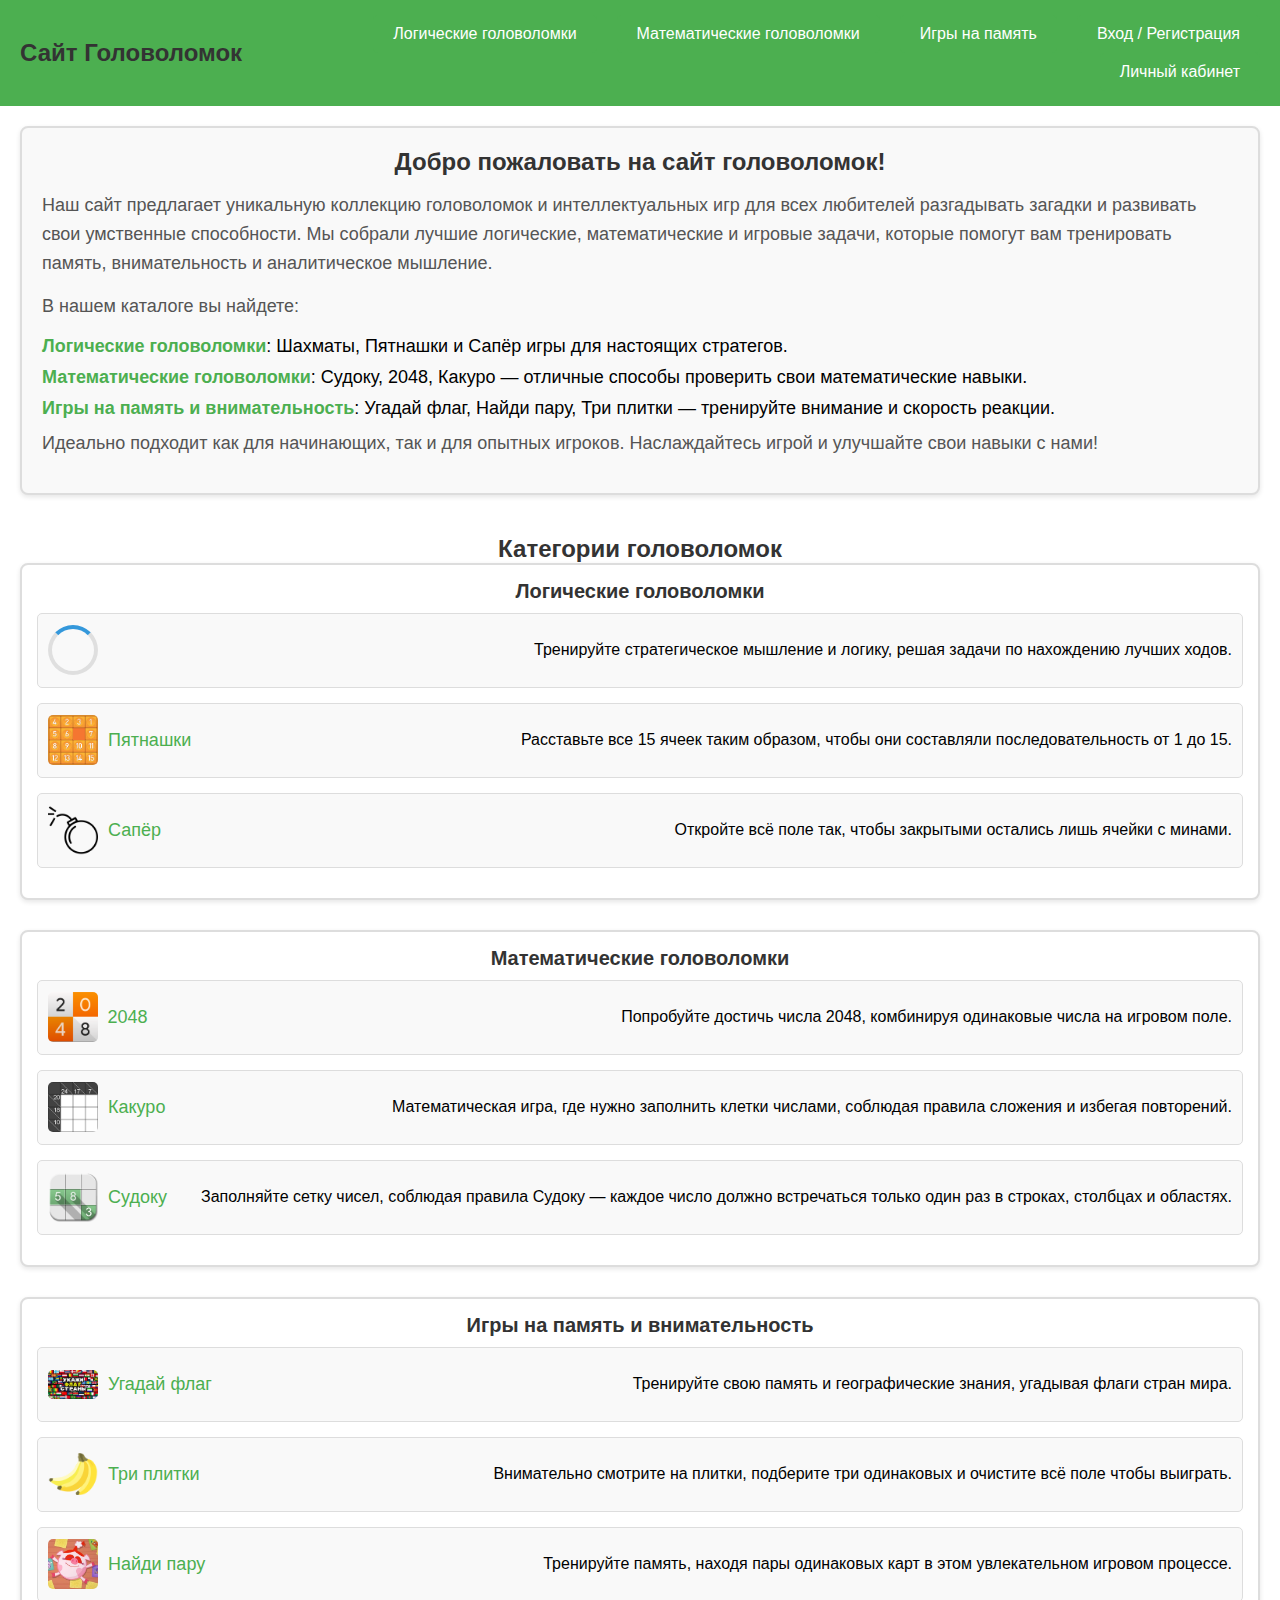
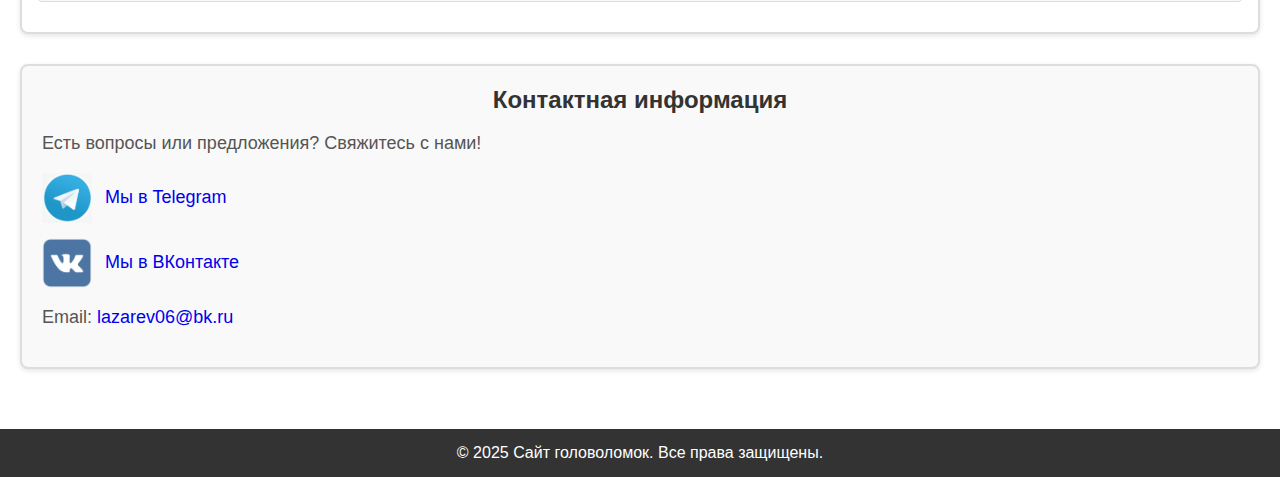
<file: index.html>
<!DOCTYPE html>
<html lang="ru">
<head>
    <meta charset="UTF-8">
    <meta name="viewport" content="width=device-width, initial-scale=1.0">
    <title>Сайт головоломок</title>
    <link rel="stylesheet" href="index.css">
</head>
<body>
    <header>
        <div class="navbar">
            <h1>Сайт Головоломок</h1>
            <nav>
                <ul>
                    <li><a href="#logic" class="btn">Логические головоломки</a></li>
                    <li><a href="#math" class="btn">Математические головоломки</a></li>
                    <li><a href="#memory" class="btn">Игры на память</a></li>
                    <!-- Кнопка, которая ведет либо на страницу входа, либо на страницу регистрации -->
                    <li><a href="registration.html" class="btn">Вход / Регистрация</a></li>
                    <li><a href="profile.html" class="btn">Личный кабинет</a></li>
                </ul>
            </nav>
        </div>
    </header>

    <main>
        <section class="description">
            <h2>Добро пожаловать на сайт головоломок!</h2>
            <p>Наш сайт предлагает уникальную коллекцию головоломок и интеллектуальных игр для всех любителей разгадывать загадки и развивать свои умственные способности. Мы собрали лучшие логические, математические и игровые задачи, которые помогут вам тренировать память, внимательность и аналитическое мышление.</p>
            <p>В нашем каталоге вы найдете:</p>
            <ul>
                <li><strong>Логические головоломки</strong>: Шахматы, Пятнашки и Сапёр игры для настоящих стратегов.</li>
                <li><strong>Математические головоломки</strong>: Судоку, 2048, Какуро — отличные способы проверить свои математические навыки.</li>
                <li><strong>Игры на память и внимательность</strong>: Угадай флаг, Найди пару, Три плитки — тренируйте внимание и скорость реакции.</li>
            </ul>
            <p>Идеально подходит как для начинающих, так и для опытных игроков. Наслаждайтесь игрой и улучшайте свои навыки с нами!</p>
        </section>
        <section class="categories">
            <h2>Категории головоломок</h2>
            <div class="category" id="logic">
                <h3>Логические головоломки</h3>
                <ul>
                    <li>        
                        <div class="loader"></div>
                        <a href="https://lichess.org/training/daily">
                        <div class="card-content">
                        <img src="images/chess.png" alt="Шахматы" class="img">Шахматы
                        </div>
                        </a>
                        <p>Тренируйте стратегическое мышление и логику, решая задачи по нахождению лучших ходов.</p>
                    </li>
                    <li>
                        <a href="https://tictactoefree.com/ru/pyatnashki/">
                        <img src="images/pyat.jpg" alt="Пятнашки" class="img">Пятнашки
                        </a>
                        <p>Расставьте все 15 ячеек таким образом, чтобы они составляли последовательность от 1 до 15.</p>
                    </li>
                    <li>
                        <a href="https://www.minesweeperonline.com/">
                        <img src="images/saper.png" alt="Сапёр" class="img">Сапёр
                        </a>
                        <p>Откройте всё поле так, чтобы закрытыми остались лишь ячейки с минами.</p>
                    </li>
                </ul>
            </div>

            <div class="category" id="math">
                <h3>Математические головоломки</h3>
                <ul>
                    <li>
                        <a href="https://2048game.com/">
                        <img src="images/2048.png" alt="2048" class="img">2048
                        </a>
                        <p>Попробуйте достичь числа 2048, комбинируя одинаковые числа на игровом поле.</p>
                    </li>
                    <li>
                        <a href="https://www.kakuro.com/">
                        <img src="images/kakuro.png" alt="Какуро" class="img">Какуро
                        </a>
                        <p>Математическая игра, где нужно заполнить клетки числами, соблюдая правила сложения и избегая повторений.</p>
                    </li>
                    <li>
                        <a href="https://sudoku.com/">
                        <img src="images/sudoku.png" alt="Судоку" class="img">Судоку
                        </a>
                        <p>Заполняйте сетку чисел, соблюдая правила Судоку — каждое число должно встречаться только один раз в строках, столбцах и областях.</p>
                    </li>
                </ul>
            </div>

            <div class="category" id="memory">
                <h3>Игры на память и внимательность</h3>
                <ul>
                    <li>
                        <a href="https://yandex.ru/games/app/182765">
                        <img src="images/flag.jfif" alt="Флаги стран" class="img">Угадай флаг
                        </a>
                        <p>Тренируйте свою память и географические знания, угадывая флаги стран мира.</p>
                    </li>
                    <li>
                        <a href="https://yandex.ru/games/app/387959">
                        <img src="images/3v.png" alt="Три плитки" class="img">Три плитки
                        </a>
                        <p>Внимательно смотрите на плитки, подберите три одинаковых и очистите всё поле чтобы выиграть.</p>
                    </li>
                    <li>
                        <a href="https://yandex.ru/games/app/184907">
                        <img src="images/pam.webp" alt="Найди пару" class="img">Найди пару
                        </a>
                        <p>Тренируйте память, находя пары одинаковых карт в этом увлекательном игровом процессе.</p>
                    </li>
                </ul>
            </div>
        </section>
        <section class="about" id="about">
            <h2>Контактная информация</h2>
            <p>Есть вопросы или предложения? Свяжитесь с нами!</p>
            
            <p>
                <a href="#" class="social-link">
                    <img src="images/tg.jpg" alt="Telegram" class="icon"> Мы в Telegram
                </a>
            </p>
            <p>
                <a href="#" class="social-link">
                    <img src="images/vk.png" alt="VK" class="icon"> Мы в ВКонтакте
                </a>
            </p>
        
            <p>Email: <a href="#" class="email-link">lazarev06@bk.ru</a></p>
        </section>
    </main>

    <footer>
        <p>&copy; 2025 Сайт головоломок. Все права защищены.</p>
    </footer>
</body>
</html>
</file>
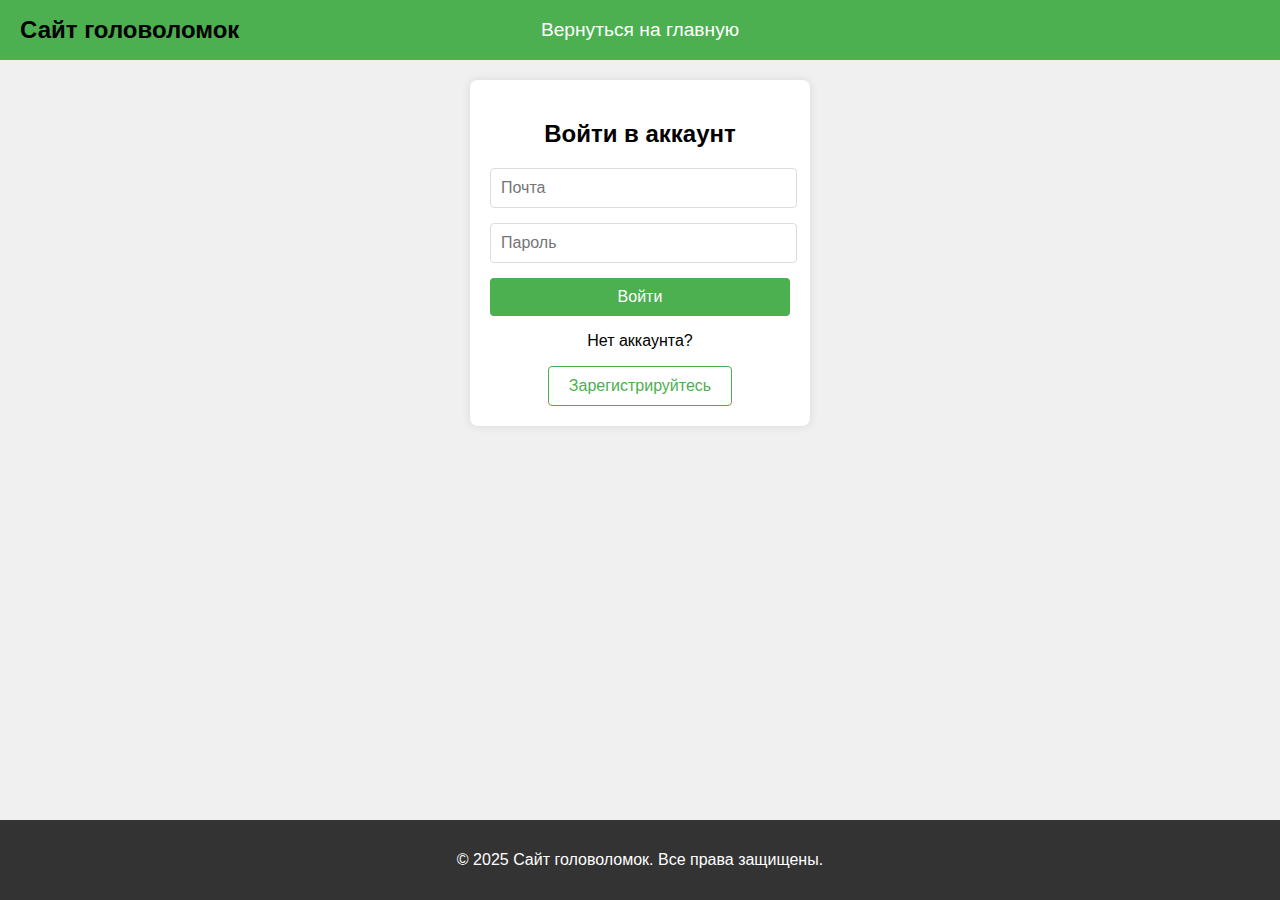
<file: login.html>
<!DOCTYPE html>
<html lang="ru">
<head>
    <meta charset="UTF-8">
    <meta name="viewport" content="width=device-width, initial-scale=1.0">
    <title>Войти</title>
    <link rel="stylesheet" href="login.css">
</head>
<body>
    <header>
        <div class="header-container">
            <h1>Сайт головоломок</h1>
            <a href="index.html" class="back-button">Вернуться на главную</a>
        </div>
    </header>
    
    <div class="login-container">
        <h2>Войти в аккаунт</h2>
        <form action="profile.html" method="get">
            <input type="text" name="username" placeholder="Почта" required>
            <input type="password" name="password" placeholder="Пароль" required>
            <button type="submit">Войти</button>
        </form>
        <p>Нет аккаунта?</p>
        <a href="registration.html" class="reg-button">Зарегистрируйтесь</a>
    </div>
    <footer>
        <p>&copy; 2025 Сайт головоломок. Все права защищены.</p>
    </footer>
</body>
</html>
</file>
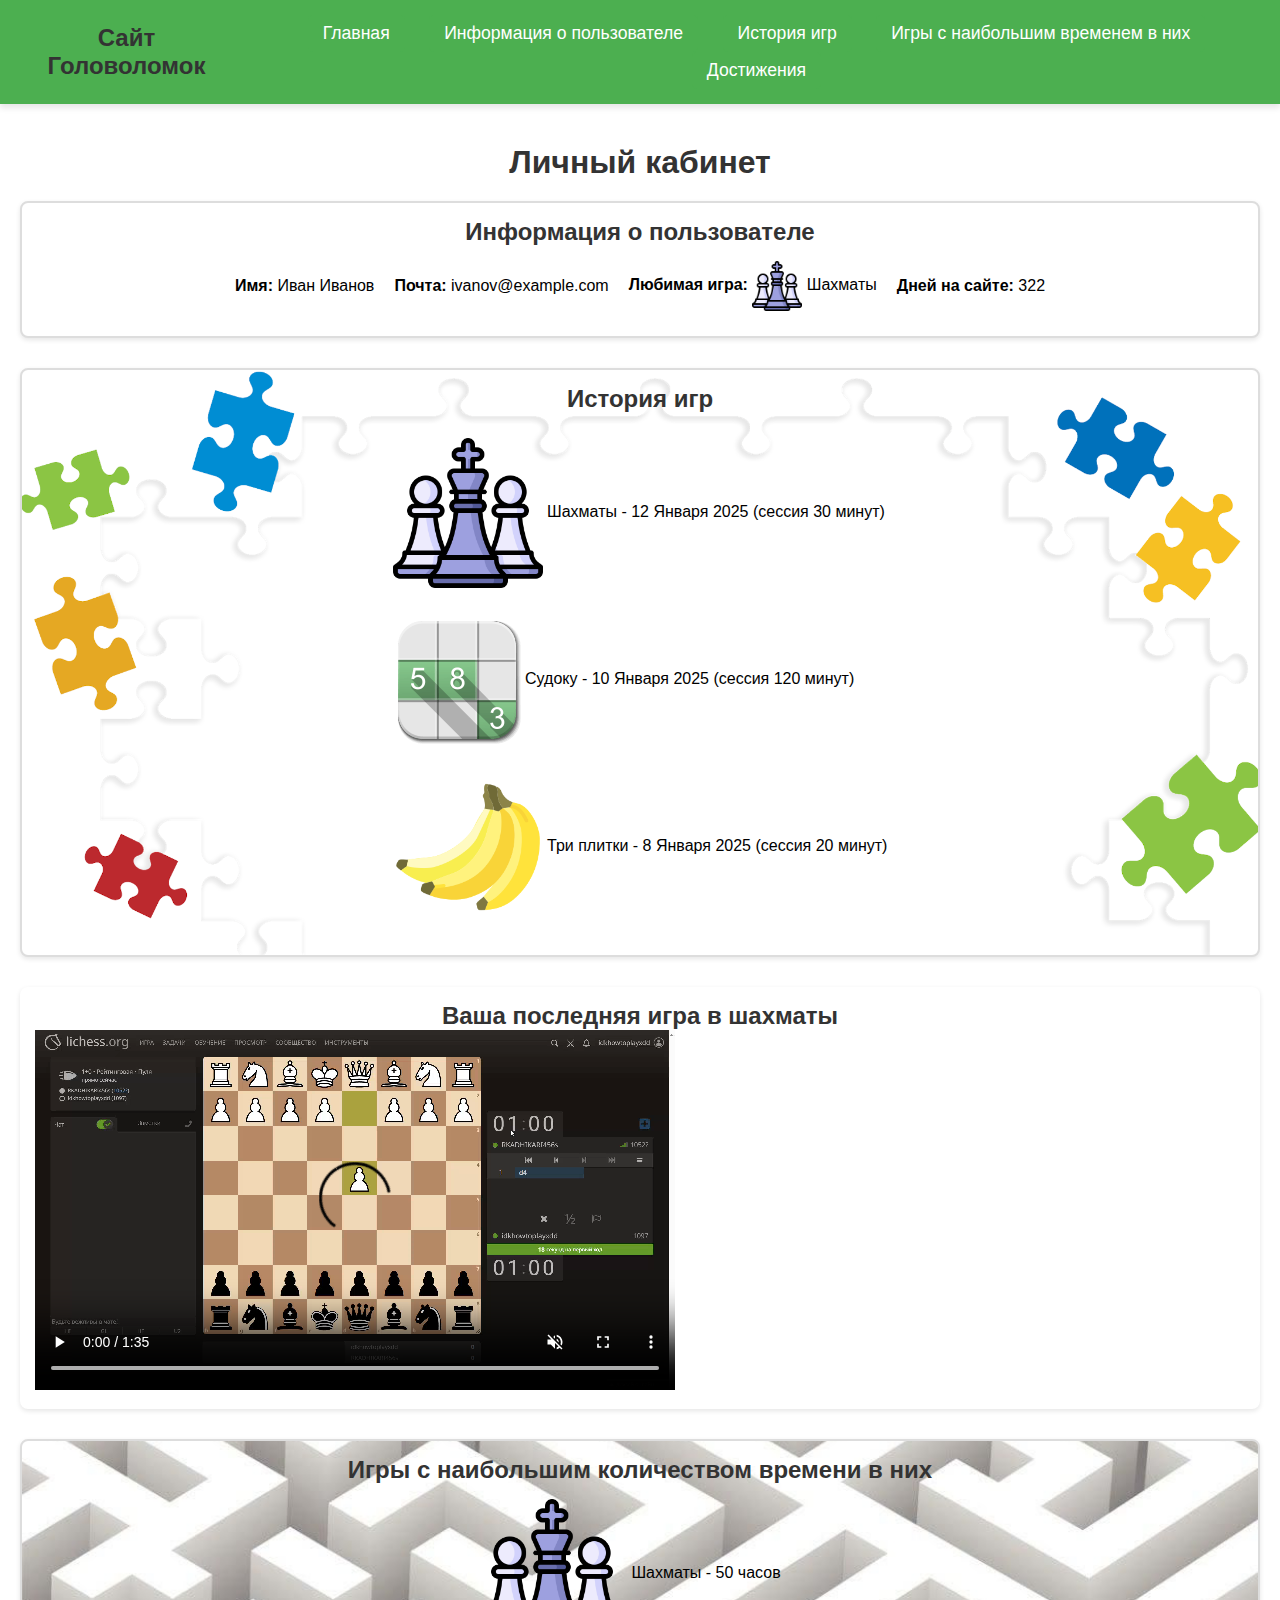
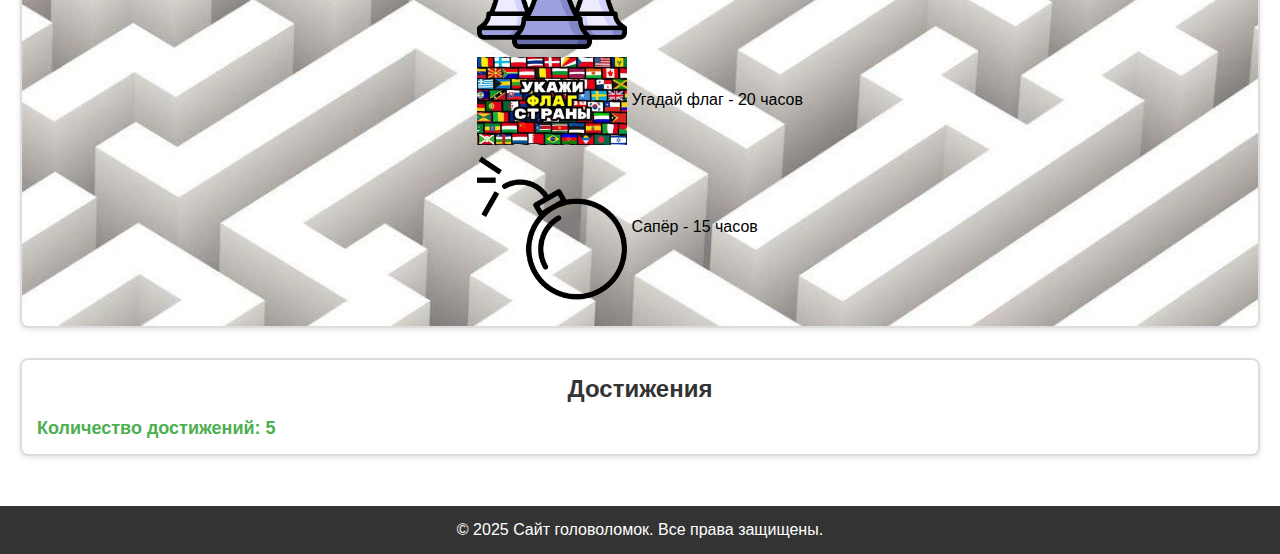
<file: profile.html>
<!DOCTYPE html>
<html lang="ru">
<head>
    <meta charset="UTF-8">
    <meta name="viewport" content="width=device-width, initial-scale=1.0">
    <title>Личный кабинет</title>
    <link rel="stylesheet" href="profile.css">
</head>
<body>
    <header>
        <div class="navbar">
            <h1>Сайт Головоломок</h1>
            <nav>
                <ul>
                    <li><a href="index.html" class="btn">Главная</a></li>
                    <li><a href="#info" class="btn">Информация о пользователе</a></li>
                    <li><a href="#history" class="btn">История игр</a></li>
                    <li><a href="#pop" class="btn">Игры с наибольшим временем в них</a></li>
                    <li><a href="#ach" class="btn">Достижения</a></li>
                </ul>
            </nav>
        </div>
    </header>

    <main>
        <h1 class="lk">Личный кабинет</h1>
        <section class="profile-info" id="info">
            <h2>Информация о пользователе</h2>
            <div class="info">
                <p><strong>Имя:</strong> Иван Иванов</p>
                <p><strong>Почта:</strong> ivanov@example.com</p>
                <p><strong>Любимая игра:</strong> <img src="images/chess.png" alt="Шахматы" class="img"> Шахматы</p>
                <p><strong>Дней на сайте:</strong> 322</p>
            </div>
        </section>

        <section class="game-history" id="history">
            <h2>История игр</h2>
            <div class="his">
                <ul>
                    <li><img src="images/chess.png" alt="Шахматы" class="img"> Шахматы - 12 Января 2025 (сессия 30 минут)</li>
                    <li><img src="images/sudoku.png" alt="Судоку" class="img"> Судоку - 10 Января 2025 (сессия 120 минут)</li>
                    <li><img src="images/3v.png" alt="Три плитки" class="img"> Три плитки - 8 Января 2025 (сессия 20 минут)</li>
                </ul>
            </div>
        </section>
        <section>
            <h2>Ваша последняя игра в шахматы</h2>
            <video width="640" height="360" controls autoplay muted>
                <source src="video/chessvid.mp4" type="video/mp4">
                Ваш браузер не поддерживает воспроизведение видео.
              </video>
        </section>

        <section class="popular-games" id="pop">
            <h2>Игры с наибольшим количеством времени в них</h2>
            <div class="popl">
                <ul>
                <li><img src="images/chess.png" alt="Шахматы" class="img"> Шахматы - 50 часов</li>
                <li><img src="images/flag.jfif" alt="Флаги стран" class="img"> Угадай флаг - 20 часов</li>
                <li><img src="images/saper.png" alt="Сапёр" class="img"> Сапёр - 15 часов</li>
                </ul>
            </div>
        </section>

        <section class="achievements" id="ach">
            <h2>Достижения</h2>
            <p>Количество достижений: 5</p>
        </section>
    </main>

    <footer>
        <p>&copy; 2025 Сайт головоломок. Все права защищены.</p>
    </footer>
</body>
</html>
</file>
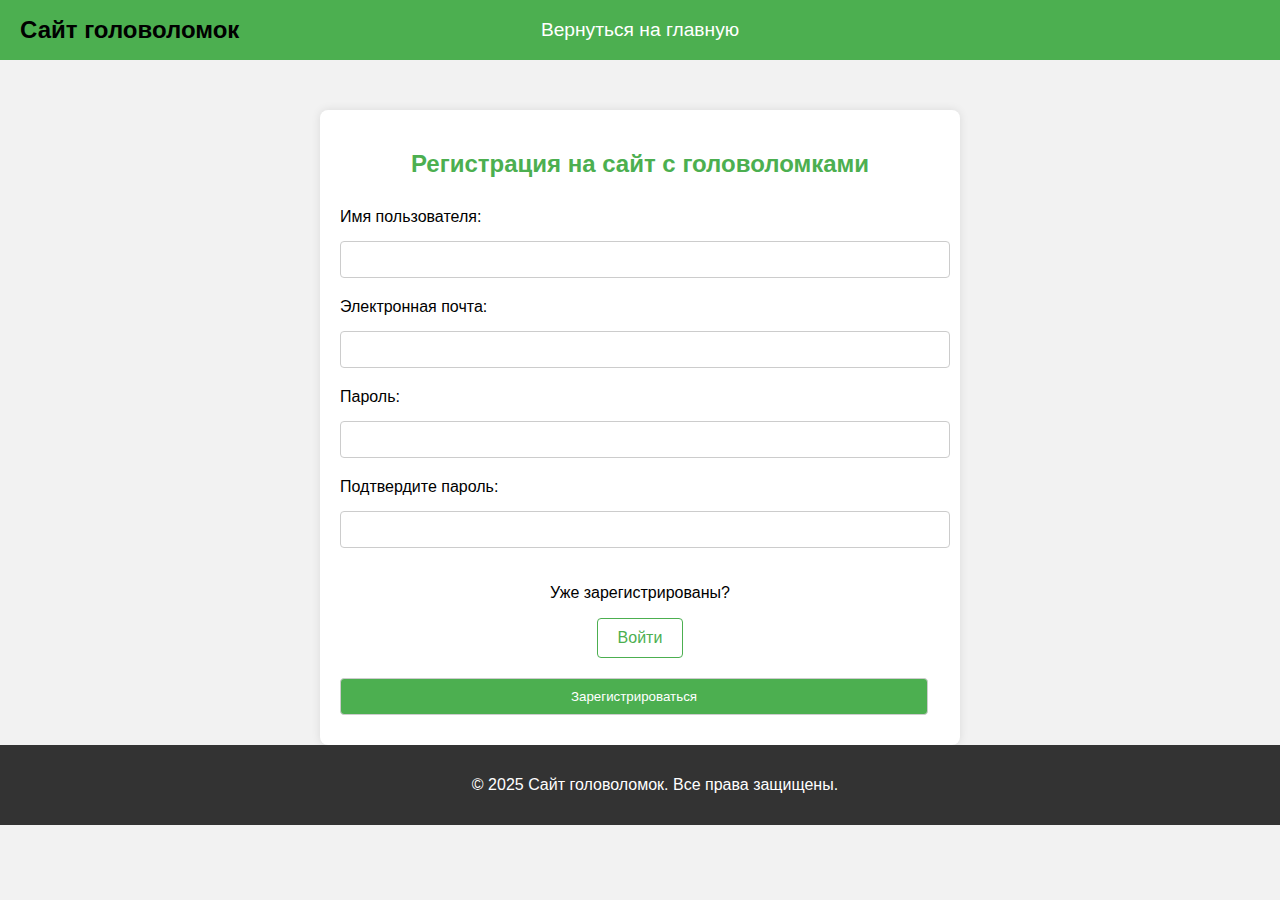
<file: registration.html>
<!DOCTYPE html>
<html lang="ru">
<head>
    <meta charset="UTF-8">
    <meta name="viewport" content="width=device-width, initial-scale=1.0">
    <title>Регистрация на сайт с головоломками</title>
    <link rel="stylesheet" href="registration.css">
</head>
<body>

    <!-- Header с кнопкой для возврата на главную -->
    <header>
        <div class="header-container">
            <h1>Сайт головоломок</h1>
            <a href="index.html" class="back-button">Вернуться на главную</a>
        </div>
    </header>

    <div class="container">
        <h2>Регистрация на сайт с головоломками</h2>

        <form action="profile.html" method="post">
            <label for="username">Имя пользователя:</label>
            <input type="text" id="username" name="username" required>

            <label for="email">Электронная почта:</label>
            <input type="email" id="email" name="email" required>

            <label for="password">Пароль:</label>
            <input type="password" id="password" name="password" required>

            <label for="confirmPassword">Подтвердите пароль:</label>
            <input type="password" id="confirmPassword" name="confirmPassword" required>

            <!-- Кнопка "Войти" между полями -->
            <div class="login-link">
                <p>Уже зарегистрированы?</p>
                <a href="login.html" class="login-button">Войти</a>
            </div>

            <input type="submit" value="Зарегистрироваться">
        </form>
    </div>

    <footer>
        <p>&copy; 2025 Сайт головоломок. Все права защищены.</p>
    </footer>
</body>
</html>
</file>
<file: index.css>
/* Общие стили */
* {
    margin: 0;
    padding: 0;
    box-sizing: border-box;
    font-family: Arial, sans-serif;
}

html {
    scroll-behavior: smooth;
}

/* Стили для заголовков */
h1{
    color: #333;
}
h2, h3{
    color: #333;
    text-align: center;
}

/* Шапка сайта */
header {
    background-color: #4CAF50;
    color: white;
    padding: 15px 0;
    height: auto;
}

.navbar {
    display: flex;
    justify-content: space-between;
    align-items: center;
    padding: 0 20px;
}

.navbar h1 {
    font-size: 24px;
    flex: 0 0 auto;
    margin: 0;
}

nav ul {
    list-style-type: none;
    display: flex;
    flex-wrap: wrap;
    justify-content: flex-end;
    padding: 0;
    margin: 0;
    flex: 1 1 auto;
}

nav ul li {
    margin-left: 20px;
}

/* Кнопка входа / регистрации */
.btn {
    background-color: #4CAF50;
    color: white;
    padding: 10px 20px;
    font-size: 16px;
    text-decoration: none;
    border: none;
    cursor: pointer;
    transition: background-color 0.3s;
    border-radius: 5px;
    display: inline-block;
    text-align: center;
}

.btn:hover {
    background-color: #45a049;
}

/* Основной контент */
main {
    padding: 20px;
}

.categories {
    display: flex;
    flex-direction: column;
}

.category {
    margin-bottom: 30px;
    padding: 15px;
    border: 2px solid #ddd;  /* Легкая обводка */
    border-radius: 8px;  /* Округленные углы */
    background-color: #fff;  /* Белый фон для категорий */
    box-shadow: 0 2px 5px rgba(0, 0, 0, 0.1); /* Легкая тень для эффекта */
}

.category h3 {
    font-size: 20px;
    margin-bottom: 10px;
}

ul {
    list-style-type: none;  /* Убираем точки перед элементами */
    padding-left: 0;  /* Убираем отступы слева */
}

.category ul li {
    display: flex;
    justify-content: space-between; /* Элементы равномерно распределены по горизонтали */
    align-items: center; /* Элементы выровнены по вертикали */
    min-height: 75px;
    margin-bottom: 15px;
    padding: 10px;
    border: 1px solid #ddd;  /* Обводка вокруг каждой игры */
    border-radius: 5px;  /* Округленные углы */
    background-color: #f9f9f9;  /* Светлый фон для каждой игры */
    transition: background-color 0.3s;  /* Плавное изменение фона при наведении */
}

.category ul li:hover {
    background-color: #e8e8e8;  /* Фон меняется при наведении */
}

.category ul li a {
    text-decoration: none;
    color: #4CAF50;
    font-size: 18px;
    display: flex;
    align-items: center;  /* Выравнивание изображения и текста по центру */
}

.category ul li a:hover {
    color: #333;
}

.img {
    margin-right: 10px;
    max-width: 50px;  /* Ограничиваем размер изображения */
    max-height: 50px;
    border-radius: 5px;
    transition: 0.5s ease;
    vertical-align: middle;
}
.img:hover{
    transform: scale(1.2);

}

/* Подвал */
footer {
    background-color: #333;
    color: white;
    text-align: center;
    padding: 15px;
    margin-top: auto;
    width: 100%;
}

/* Стили для описания */
.description {
    background-color: #f9f9f9;  /* Светлый фон для описания */
    padding: 20px;
    margin-bottom: 40px;
    border-radius: 8px; /* Округленные углы */
    border: 2px solid #ddd;
    box-shadow: 0 2px 5px rgba(0, 0, 0, 0.1); /* Легкая тень */
}

.description h2 {
    font-size: 24px;
    color: #333;
    margin-bottom: 15px;
}

.description p {
    font-size: 18px;
    color: #555;
    line-height: 1.6;
    margin-bottom: 15px;
}

.description ul {
    list-style-type: none;
    padding-left: 0;
}

.description ul li {
    font-size: 18px;
    margin-bottom: 10px;
}

.description ul li strong {
    color: #4CAF50;  /* Выделение заголовков разделов */
}

/* Стили для описания */
.about {
    background-color: #f9f9f9;  /* Светлый фон для описания */
    padding: 20px;
    margin-bottom: 40px;
    border-radius: 8px; /* Округленные углы */
    border: 2px solid #ddd;
    box-shadow: 0 2px 5px rgba(0, 0, 0, 0.1); /* Легкая тень */
}

.about h2 {
    font-size: 24px;
    color: #333;
    margin-bottom: 15px;
}

.about p {
    font-size: 18px;
    color: #555;
    line-height: 1.6;
    margin-bottom: 15px;
}
.icon {
    width: 50px;
    height: 50px;
    margin-right: 8px;
    vertical-align: middle;
}
.social-link, .email-link{
    text-decoration: none;
}

/* Адаптивность */

/* Адаптивность для экранов до 1200px (ноутбуки, большие планшеты) */
@media (max-width: 1200px) {
    .navbar {
        flex-wrap: wrap;
        justify-content: center;
        text-align: center;
    }

    nav ul {
        flex-wrap: wrap;
        justify-content: center;
    }

    nav ul li {
        margin-left: 10px; /* Уменьшаем отступы в меню */
    }

    .categories {
        display: flex;
        flex-wrap: wrap;
        justify-content: center;
    }

    .category {
        width: 48%; /* Размещаем категории в две колонки */
        margin: 10px;
    }
}

/* Адаптивность для экранов до 768px (планшеты и мобильные устройства) */
@media (max-width: 768px) {
    .navbar {
        flex-direction: column;
        align-items: center;
        text-align: center;
    }

    nav ul {
        flex-direction: column; /* Делаем меню вертикальным */
        align-items: center;
    }

    nav ul li {
        margin-left: 0;
        margin-bottom: 10px;
    }

    .categories {
        flex-direction: column;
        align-items: center;
    }

    .category {
        width: 90%; /* Растягиваем категории на всю ширину */
    }

    .category ul li {
        flex-direction: column;
        align-items: center;
        text-align: center;
    }

    .category ul li a {
        font-size: 16px; /* Уменьшаем шрифт */
    }

    .img {
        max-width: 50px;
        max-height: 50px;
    }

    .btn {
        font-size: 14px; /* Уменьшаем кнопки */
        padding: 8px 16px;
    }

    .description, .about {
        padding: 10px;
    }

    .description h2, .about h2 {
        font-size: 20px;
    }

    footer {
        font-size: 14px;
    }
}

.loader {
    border: 4px solid rgba(0, 0, 0, 0.1);
    border-top: 4px solid #3498db;
    border-radius: 50%;
    width: 50px;
    height: 50px;
    animation: spin 2s linear infinite, fadeOut 1s forwards 2s;
    position: absolute;
}

@keyframes spin {
    0% {
        transform: rotate(0deg);
    }
    100% {
        transform: rotate(360deg);
    }
}

@keyframes fadeOut {
    0% {
        opacity: 1;
    }
    100% {
        opacity: 0;
        visibility: hidden;
    }
}

.card-content {
    display: block; 
    text-align: center;
    opacity: 0;
    transition: opacity 0.3s ;
    animation: fadeIn 0.3s forwards 4s; 
}

@keyframes fadeIn {
    0% {
        opacity: 0;
    }
    100% {
        opacity: 1;
    }
}
</file>
<file: login.css>
/* Общие стили */
html{
    height: 100%; /* Обеспечиваем, что высота страницы будет 100% */
    margin: 0;
    padding: 0;
}

body {
    font-family: Arial, sans-serif;
    display: flex;
    flex-direction: column; /* Элементы на странице выстраиваются вертикально */
    justify-content: flex-start; /* Элементы выравниваются от верха */
    align-items: center;
    background-color: #f0f0f0;
    height: 100%; /* Обеспечиваем, что высота страницы будет 100% */
    margin: 0;
    padding: 0;
}

header {
    background-color: #4CAF50;
    width: 100%;
    height: 60px;
    display: flex;
    align-items: center;
    justify-content: space-between;
    padding: 0 20px;
    position: relative;
}

.header-container {
    display: flex;
    align-items: center;
    width: 100%;
    justify-content: space-between;
}

h1 {
    padding-left: 20px;
    color: black;
    font-size: 24px;
    margin: 0;
    flex: 0 0 auto;
}

.back-button {
    color: white;
    text-decoration: none;
    font-size: 1.2em;
    padding: 10px 20px;
    border-radius: 4px;
    position: absolute;
    left: 50%;
    transform: translateX(-50%);
}

.back-button:hover {
    background-color: #45a049;
}

/* Контейнер для формы входа */
.login-container {
    background-color: white;
    padding: 20px;
    border-radius: 8px;
    box-shadow: 0 0 10px rgba(0, 0, 0, 0.1);
    width: 300px;
    margin-top: 20px; /* Добавляем отступ сверху, чтобы форма не прижималась к header */
    text-align: center;
}

h2 {
    text-align: center;
    margin-bottom: 20px;
}

input {
    width: 95%;
    padding: 10px;
    margin-bottom: 15px;
    border: 1px solid #ddd;
    border-radius: 4px;
    font-size: 16px;
}

button {
    width: 100%;
    padding: 10px;
    background-color: #4CAF50;
    color: white;
    border: none;
    border-radius: 4px;
    font-size: 16px;
}

button:hover {
    background-color: #45a049;
}

.reg-link {
    text-align: center;
    margin: 10px 0;
}

.reg-button {
    font-size: 1em;
    color: #4CAF50;
    text-decoration: none;
    border: 1px solid #4CAF50;
    padding: 10px 20px;
    border-radius: 4px;
    display: inline-block;
}

.reg-button:hover {
    background-color: #4CAF50;
    color: white;
}

/* Подвал */
footer {
    background-color: #333;
    color: white;
    text-align: center;
    padding: 15px;
    margin-top: auto; /* Этот параметр позволяет "прижать" подвал к низу страницы */
    width: 100%;
}

/* Адаптивность */

/* Медиа-запрос для планшетов (ширина 1200px и меньше) */
@media (max-width: 1200px) {
    .login-container {
        width: 400px;
        padding: 25px;
    }

    input {
        font-size: 18px;
        padding: 12px;
    }

    button {
        font-size: 18px;
        padding: 12px;
    }

    .reg-button {
        font-size: 18px;
        padding: 12px 24px;
    }
}

/* Медиа-запрос для мобильных устройств (ширина 768px и меньше) */
@media (max-width: 768px) {
    .login-container {
        width: 90%;
        padding: 20px;
    }

    h1 {
        font-size: 20px;
    }

    h2 {
        font-size: 22px;
    }

    input {
        font-size: 16px;
        padding: 10px;
    }

    button {
        font-size: 16px;
        padding: 10px;
    }

    .reg-button {
        font-size: 16px;
        padding: 10px 20px;
    }

    .back-button {
        font-size: 1em;
        padding: 8px 16px;
    }
}
</file>
<file: profile.css>
/* Общие стили */
* {
    margin: 0;
    padding: 0;
    box-sizing: border-box;
    font-family: Arial, sans-serif;
}

html {
    scroll-behavior: smooth;
}

/* Стили для заголовков */
h1 {
    color: #333;
}
h2 {
    color: #333;
    text-align: center;
}
.img {
    vertical-align: middle;
}

/* Шапка сайта */
header {
    background-color: #4CAF50;
    color: white;
    padding: 15px 0;
    text-align: center;
    box-shadow: 0 4px 6px rgba(0, 0, 0, 0.1);
    height: auto;
}

.lk {
    text-align: center;
    padding: 20px;
}

.navbar {
    display: flex;
    justify-content: space-between;
    align-items: center;
    padding: 0 20px;
}

.navbar h1 {
    font-size: 24px;
}

.text {
    position: absolute;
    top: 50%;
    left: 50%;
    transform: translate(-50%, -50%);
    font-size: 1.5em;
    font-weight: bold;
    color: white;
    z-index: 10; /* Для того, чтобы текст был поверх всех других элементов */
}

nav ul {
    list-style-type: none;
}

nav ul li {
    display: inline-block;
    margin-left: 20px;
}

/* Кнопка входа / регистрации */
.btn {
    background-color: #4CAF50;
    color: white;
    padding: 10px 20px;
    font-size: 16px;
    text-decoration: none;
    border: none;
    cursor: pointer;
    transition: background-color 0.3s;
    border-radius: 5px;
}

.btn:hover {
    background-color: #45a049;
}

/* Основной контент */
main {
    padding: 20px;
}

/* Стили для каждой секции */
section {
    background-color: #fff;
    padding: 15px;
    margin-bottom: 30px;
    border-radius: 8px;
    box-shadow: 0 2px 5px rgba(0, 0, 0, 0.1);
}

/* Информация о пользователе */
.profile-info {
    background-color: #ffffff;
    border: 2px solid #ddd; /* Зеленая рамка для выделения */
}

.profile-info h2 {
    font-size: 24px;
    margin-bottom: 15px;
}

.profile-info p {
    font-size: 16px;
    margin-bottom: 10px;
}

.profile-info p strong {
    font-weight: bold;
}
.info {
    display: flex;
    align-items: center;
    justify-content: center;
    gap: 20px;
}

.profile-info img {
    max-width: 50px;
    height: auto;
}

/* История игр */
.game-history {
    background: url('images/da.png') no-repeat center/cover;
    background-color: #ffffff;
    border: 2px solid #ddd; /* Зеленая рамка для выделения */
}

.game-history h2 {
    font-size: 24px;
    margin-bottom: 15px;
}

.game-history ul {
    list-style-type: none;
    padding-left: 0;
}

.game-history ul li {
    width: 100%;
    padding: 10px;
    margin-bottom: 8px;
    border-radius: 5px;
    font-size: 16px;
}

.his {
    display: flex;
    align-items: center;
    justify-content: center;
    flex-wrap: wrap;
}

.his img {
    max-width: 150px;
    height: auto;
}

/* Наиболее популярные игры */
.popular-games {
    background: url('images/net.jfif') no-repeat center/cover;
    background-color: #ffffff;
    border: 2px solid #ddd; /* Зеленая рамка для выделения */
}

.popular-games h2 {
    font-size: 24px;
    margin-bottom: 15px;
}

.popular-games ul {
    list-style-type: none;
    padding-left: 0;
}

.popular-games ul li {
    width: 100%;
    font-size: 16px;
    margin-bottom: 8px;
}

.popl {
    display: flex;
    align-items: center;
    justify-content: center;
    flex-wrap: wrap;
}

.popular-games img {
    max-width: 150px;
    height: auto;
}

/* Достижения */
.achievements {
    background-color: #ffffff;
    border: 2px solid #ddd; /* Зеленая рамка для выделения */
}

.achievements h2 {
    font-size: 24px;
    margin-bottom: 15px;
}

.achievements p {
    font-size: 18px;
    font-weight: bold;
    color: #4CAF50;
}

/* Подвал */
footer {
    background-color: #333;
    color: white;
    text-align: center;
    padding: 15px;
    margin-top: auto;
    width: 100%;
}

/* Стили для кнопок */
.btn {
    display: inline-block;
    color: white;
    background-color: #4CAF50;
    padding: 8px 15px;
    border-radius: 5px;
    text-decoration: none;
    font-size: 1.1em;
    transition: background-color 0.3s ease;
}

.btn:hover {
    background-color: #45a049;
}

/* Адаптивность */

/* Медиа-запрос для планшетов (ширина 1200px и меньше) */
@media (max-width: 1200px) {
    .info, .his, .popl {
        flex-direction: column;
        gap: 15px;
    }

    .profile-info p, .game-history ul li, .popular-games ul li {
        font-size: 18px;
    }

    .his img, .popular-games img {
        max-width: 120px;
    }

    .btn {
        font-size: 18px;
        padding: 10px 18px;
    }
}

/* Медиа-запрос для мобильных устройств (ширина 768px и меньше) */
@media (max-width: 768px) {
    .navbar {
        flex-direction: column;
        align-items: center;
    }

    .navbar h1 {
        font-size: 22px;
        margin-bottom: 10px;
    }

    nav ul {
        text-align: center;
        padding: 0;
    }

    nav ul li {
        display: block;
        margin: 10px 0;
    }

    .info, .his, .popl {
        flex-direction: column;
        text-align: center;
    }

    .his img, .popular-games img {
        max-width: 100px;
    }

    .btn {
        font-size: 16px;
        padding: 8px 15px;
    }

    h1.lk {
        font-size: 20px;
    }

    h2 {
        font-size: 20px;
    }

    .profile-info p, .game-history ul li, .popular-games ul li {
        font-size: 16px;
    }
}
</file>
<file: registration.css>
body {
    font-family: Arial, sans-serif;
    background-color: #f2f2f2;
    margin: 0;
    padding: 0;
}

header {
    background-color: #4CAF50;
    width: 100%;
    height: 60px;
    display: flex;
    align-items: center;
    justify-content: space-between;
    padding: 0 20px;
}

.header-container {
    display: flex;
    width: 100%;
    align-items: center;
    justify-content: space-between;
}

.header-container h1 {
    color: black;
    font-size: 24px;
    margin: 0;
    flex: 0 0 auto;
}

.back-button {
    color: white;
    text-decoration: none;
    font-size: 1.2em;
    padding: 10px 20px;
    border-radius: 4px;
    background-color: transparent;
    position: absolute;
    left: 50%;
    transform: translateX(-50%);
}

.back-button:hover {
    background-color: #45a049;
}

.container {
    max-width: 600px;
    margin: 0 auto;
    padding: 20px;
    background-color: white;
    box-shadow: 0 0 10px rgba(0, 0, 0, 0.1);
    border-radius: 8px;
    margin-top: 50px;
}

h2 {
    text-align: center;
    color: #4CAF50;
}

form {
    display: flex;
    flex-direction: column;
}

label {
    margin: 10px 0 5px;
    font-size: 1em;
}

input[type="text"],
input[type="email"],
input[type="password"],
input[type="submit"] {
    width: 98%;
    padding: 10px;
    margin: 10px 0;
    border: 1px solid #ccc;
    border-radius: 4px;
}

input[type="submit"] {
    background-color: #4CAF50;
    color: white;
    cursor: pointer;
}

input[type="submit"]:hover {
    background-color: #45a049;
}

/* Стили для кнопки "Войти" */
.login-link {
    text-align: center;
    margin: 10px 0;
}

.login-button {
    font-size: 1em;
    color: #4CAF50;
    text-decoration: none;
    border: 1px solid #4CAF50;
    padding: 10px 20px;
    border-radius: 4px;
    display: inline-block;
}

.login-button:hover {
    background-color: #4CAF50;
    color: white;
}

footer {
    background-color: #333;
    color: white;
    text-align: center;
    padding: 15px;
    margin-top: auto;
    width: 100%;
}

/* Адаптивность */

/* Адаптивность для экранов до 1200px (большие планшеты, ноутбуки) */
@media (max-width: 1200px) {
    .container {
        max-width: 80%;
    }

    .back-button {
        font-size: 1em;
        padding: 8px 16px;
    }

    .header-container h1 {
        font-size: 22px;
    }

    input[type="text"],
    input[type="email"],
    input[type="password"],
    input[type="submit"] {
        width: 96%;
    }
}

/* Адаптивность для экранов до 768px (планшеты и мобильные устройства) */
@media (max-width: 768px) {
    header {
        height: auto;
        flex-direction: column;
        text-align: center;
        padding: 10px;
    }

    .header-container {
        flex-direction: column;
    }

    .header-container h1 {
        font-size: 20px;
        margin-bottom: 10px;
    }

    .back-button {
        position: static;
        transform: none;
        display: block;
        text-align: center;
        font-size: 0.9em;
        padding: 6px 12px;
    }

    .container {
        max-width: 95%;
        padding: 15px;
        margin-top: 20px;
    }

    h2 {
        font-size: 18px;
    }

    input[type="text"],
    input[type="email"],
    input[type="password"],
    input[type="submit"] {
        width: 94%;
        padding: 8px;
    }

    .login-link {
        font-size: 14px;
    }

    .login-button {
        font-size: 0.9em;
        padding: 8px 16px;
    }

    footer {
        font-size: 12px;
        padding: 10px;
    }
}
</file>
